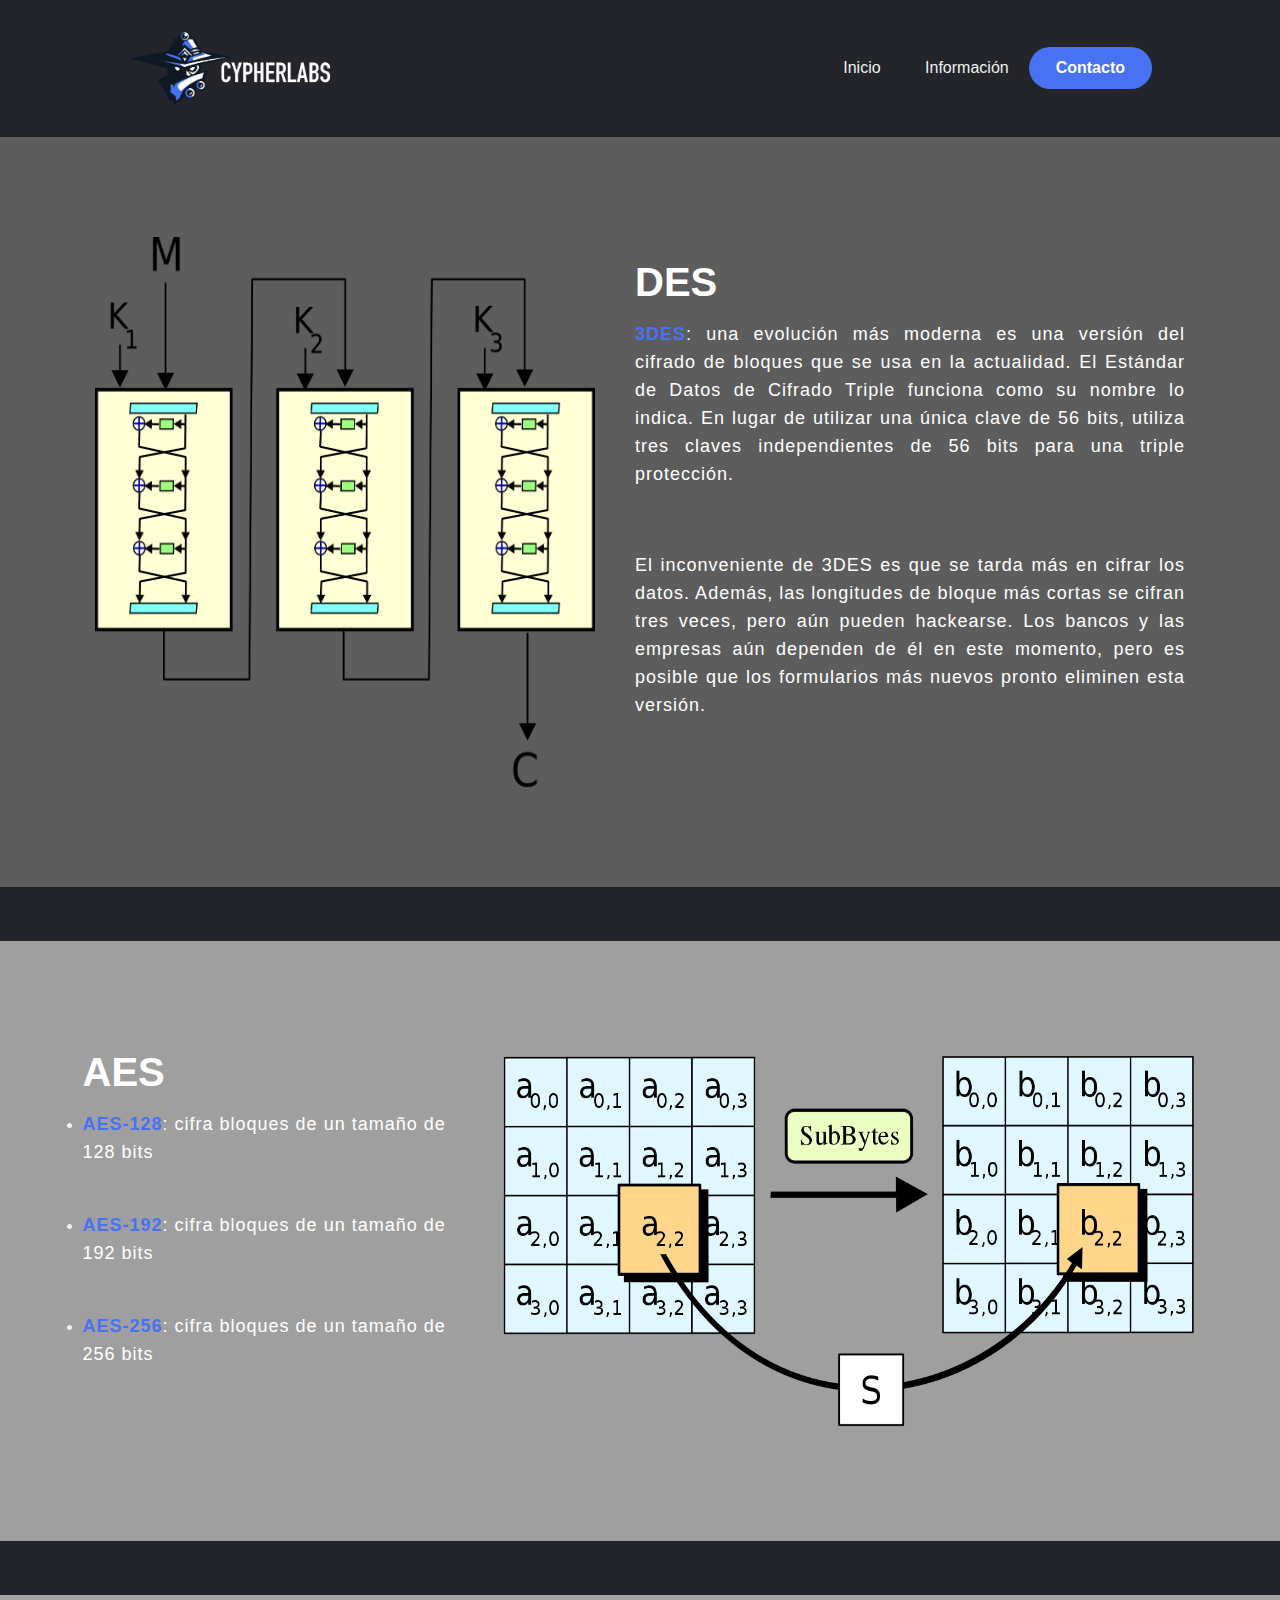
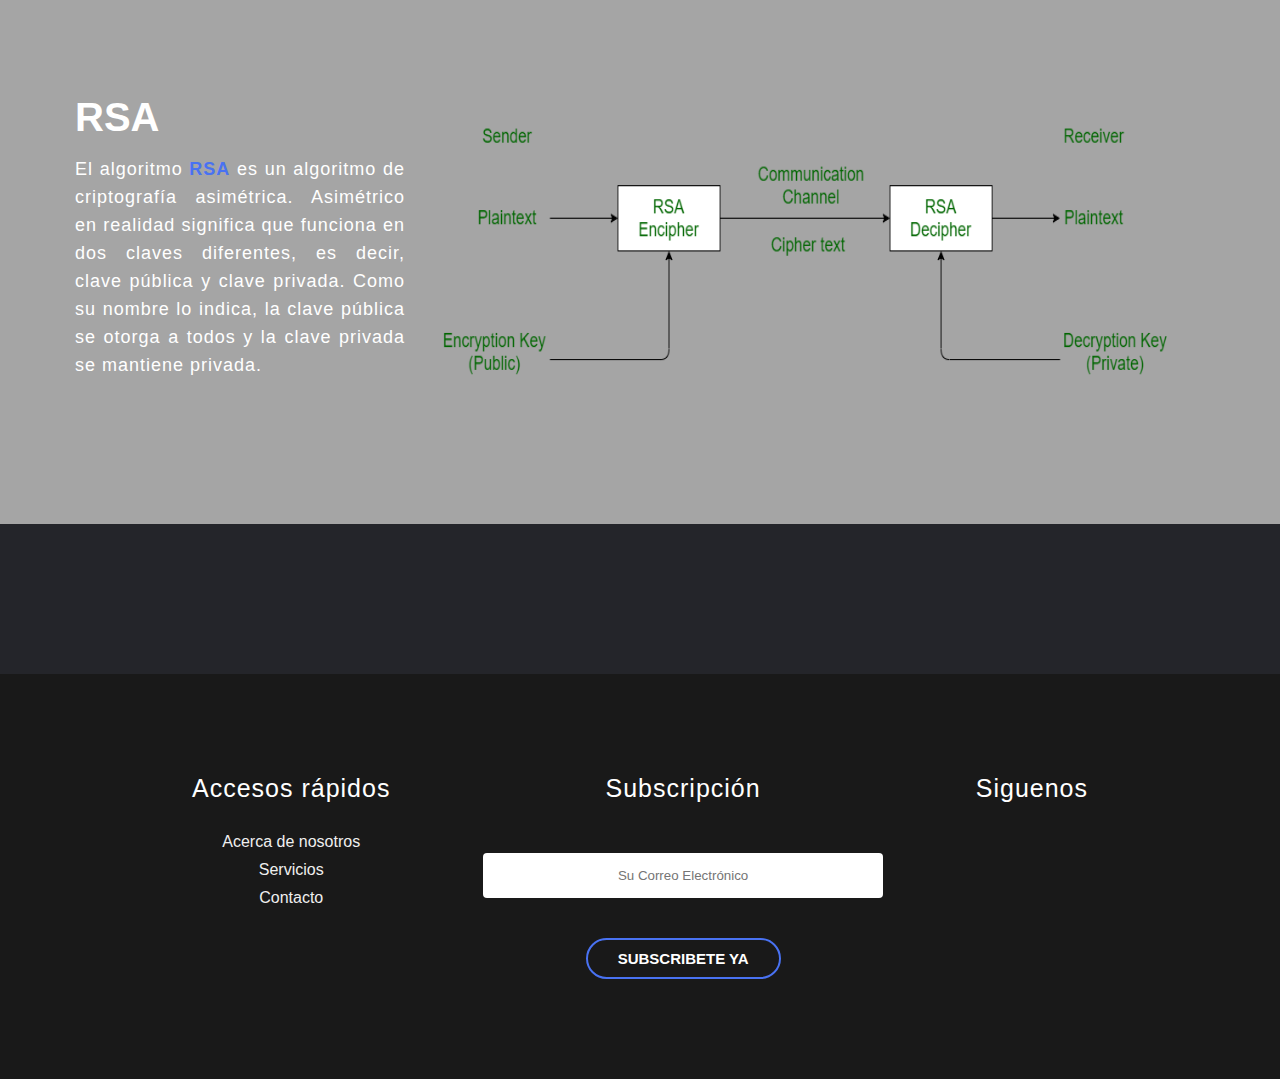
<file: cifrados.html>
<!DOCTYPE html>
<html>
    <head>
        <meta charset="UTF-8">
        <title>Cifrados y Tipos de Cifrados</title>
        <link rel="stylesheet" type="text/css" href="css/estilosP1.css">
  		<link rel="stylesheet" href="https://cdnjs.cloudflare.com/ajax/libs/font-awesome/5.15.3/css/all.min.css" integrity="sha512-iBBXm8fW90+nuLcSKlbmrPcLa0OT92xO1BIsZ+ywDWZCvqsWgccV3gFoRBv0z+8dLJgyAHIhR35VZc2oM/gI1w==" crossorigin="anonymous" referrerpolicy="no-referrer" />
    </head>
    <body>
			<header>
				<img class="logo" src="img/logo.png" alt="logo">
					<nav>
						<ul class="nav__links">
							<li id="split"><a href="index.html">Inicio</a></li>
							<li id="split"><a href="info.html">Información</a></li>
						</ul>
					</nav>
					<a class="btn" href="contact.html">Contacto</a>
					
			</header>
            <section class="tipos1">
                <div class="main">
                    <img src="img/3des.png">
                    <div class="tipos1-text">
                        <h2 id="meth1">DES</h2>
                        <p class="clavesp"><b>3DES</b>: una evolución más moderna es una versión del cifrado de bloques que se usa en la actualidad.
                             El Estándar de Datos de Cifrado Triple funciona como su nombre lo indica. En lugar de utilizar una única clave de 56 bits,
                              utiliza tres claves independientes de 56 bits para una triple protección.</p><br>
                        <p class="clavesp">El inconveniente de 3DES es que se tarda más en cifrar los datos. 
                            Además, las longitudes de bloque más cortas se cifran tres veces, pero aún pueden hackearse. 
                            Los bancos y las empresas aún dependen de él en este momento, pero es posible que los formularios 
                            más nuevos pronto eliminen esta versión.</p>
                        
                    </div>
                </div>
            </section>
            <br>
            <br>
            <br>
            <section class="tipos2">
                <div class="main">
                    
                    <div class="tipos2-text">
                        <h2 id="meth1">AES</h2>
                        <ul>
                            <li><p class="clavesp"><b>AES-128</b>: cifra bloques de un tamaño de 128 bits</p></li>
                            <li><p class="clavesp"><b>AES-192</b>: cifra bloques de un tamaño de 192 bits</p></li>
                            <li><p class="clavesp"><b>AES-256</b>: cifra bloques de un tamaño de 256 bits</p><br></li>
                        </ul>
                    </div>      
                    <img src="img/aes.png">
                </div>
            </section>
            <br>
            <br>
            <br>
    
            <section class="tipos3">
                <div class="main">
             
                    <div class="tipos3-text">
                        <h2 id="meth1">RSA</h2>
                        <p class="clavesp">El algoritmo <b>RSA</b> es un algoritmo de criptografía asimétrica. 
                            Asimétrico en realidad significa que funciona en dos claves diferentes, es decir, clave pública y clave privada. 
                            Como su nombre lo indica, la clave pública se otorga a todos y la clave privada se mantiene privada.</p>
                    </div>
                    <img src="img/rsa.png">
                </div>
            </section>
        <div class="footer">
            <div class="col-1">
                <h3 >Accesos rápidos</h3>
                <a href="sobre.html">Acerca de nosotros</a>
                <a href="#">Servicios</a>
                <a href="contact.html">Contacto</a>
            </div>
            <div class="col-2">
                <h3>Subscripción</h3>
                <form>
                    <input type="email" placeholder="Su Correo Electrónico" required><br>
                    <button type="submit">SUBSCRIBETE YA</button>
                </form>
            </div>
            <div class="col-3">
                <h3 >Siguenos</h3>
                <div class="social">
                    <i class="fab fa-facebook"></i>
                    <i class="fab fa-twitter"></i>
                    <i class="fab fa-instagram"></i>
                </div>
            </div>
    </body>
</html>
</file>
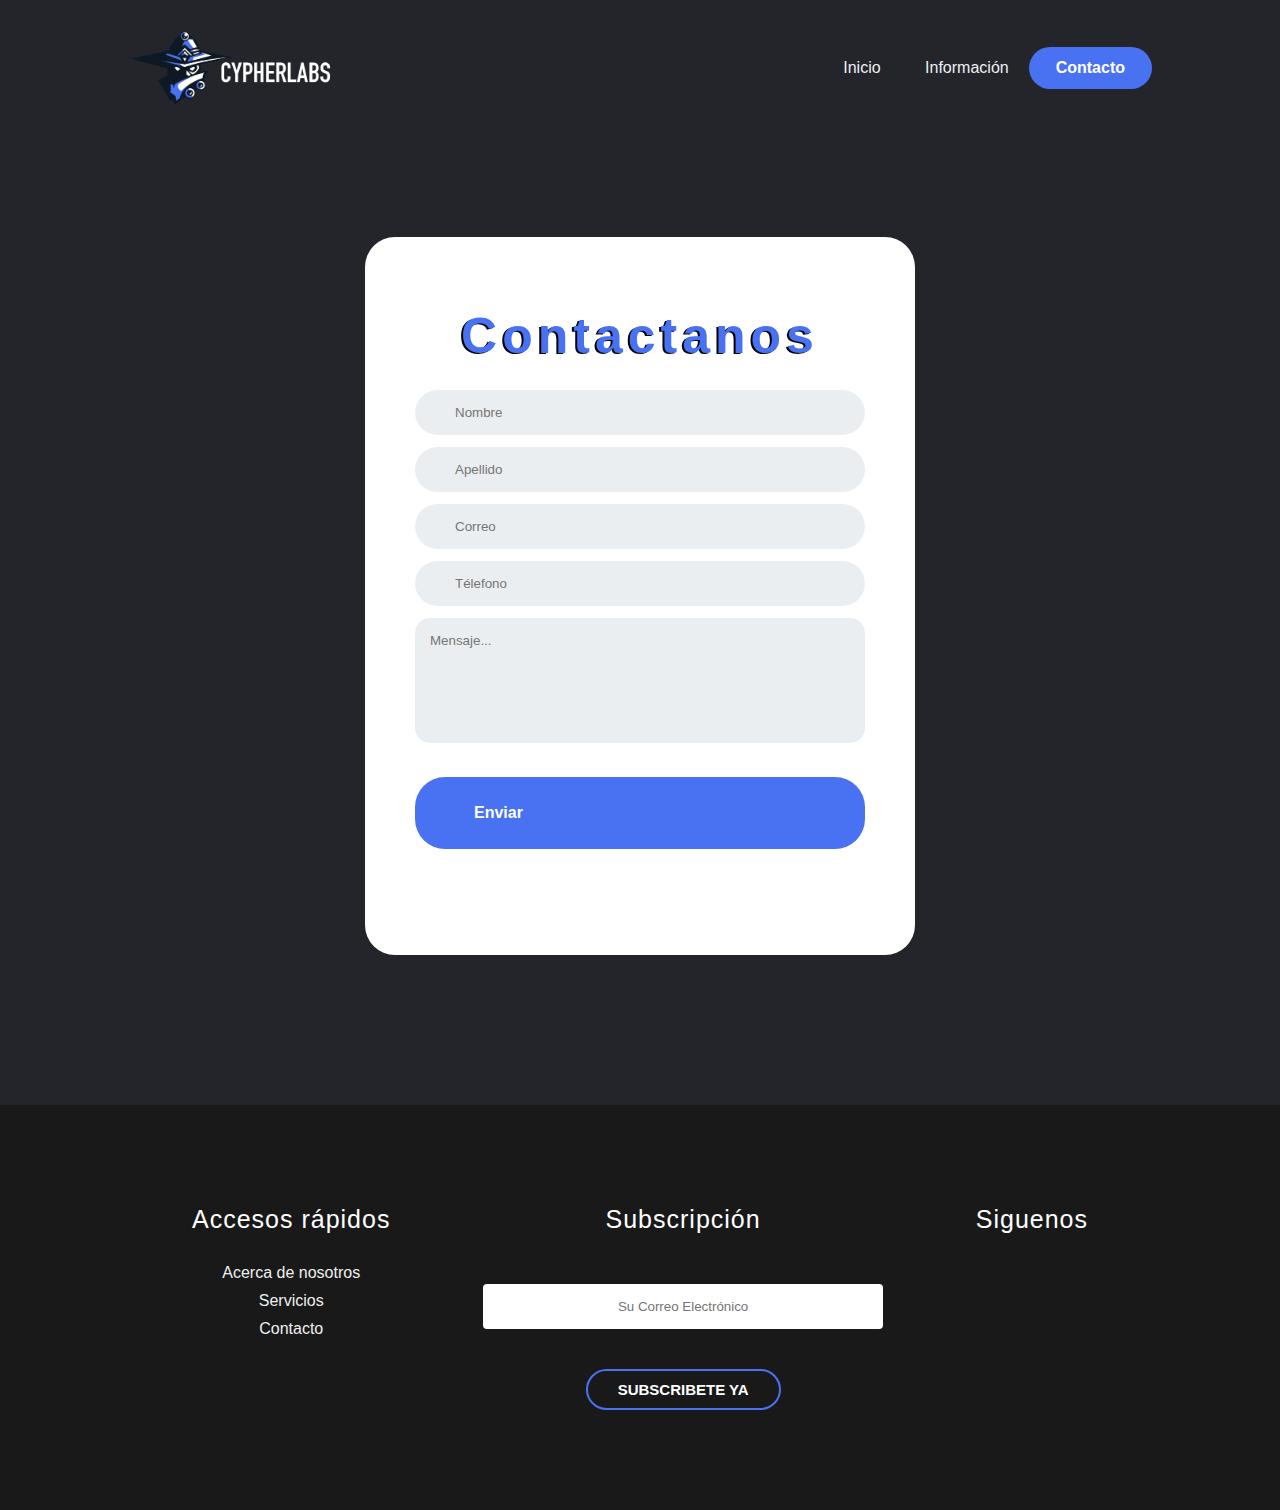
<file: contact.html>
<!DOCTYPE html>
<html>
    <head>
        <meta charset="UTF-8">
        <title>Cifrados y Tipos de Cifrados</title>
        <link rel="stylesheet" type="text/css" href="css/estilosP1.css">
  		<link rel="stylesheet" href="https://cdnjs.cloudflare.com/ajax/libs/font-awesome/5.15.3/css/all.min.css" integrity="sha512-iBBXm8fW90+nuLcSKlbmrPcLa0OT92xO1BIsZ+ywDWZCvqsWgccV3gFoRBv0z+8dLJgyAHIhR35VZc2oM/gI1w==" crossorigin="anonymous" referrerpolicy="no-referrer" />
    </head>
    <body>
			<header>
				<img class="logo" src="img/logo.png" alt="logo">
					<nav>
						<ul class="nav__links">
							<li id="split"><a href="index.html">Inicio</a></li>
							<li id="split"><a href="info.html">Información</a></li>
						</ul>
					</nav>
					<a class="btn" href="contact.html">Contacto</a>
			</header>
            <div class="contact-us">
                <div class="title">
                  <h1>Contactanos</h1>
                </div>
                <div class="form">
                  <div class="form-items">
                    <input type="text" class="input" placeholder="Nombre" >
                    <i class="fas fa-user"></i>
                  </div>
                  <div class="form-items">
                    <input type="text" class="input" placeholder="Apellido" >
                    <i class="fas fa-user"></i>
                  </div>
                  
                  <div class="form-items">
                    <input type="email" class="input" placeholder="Correo" >
                    <i class="fas fa-envelope"></i>
                  </div>
                  <div class="form-items">
                    <input type="tel" class="input" placeholder="Télefono" >
                    <i class="fas fa-phone"></i>
                  </div>
                  <div class="form-items">
                    <textarea class="input message" cols="30" rows="10" placeholder="Mensaje..." ></textarea>
                  </div>
                  <div class="btn">
                    <button type="submit">Enviar</button>
                  </div>
                </div>
                <div class="social">
                    <div style="text-align: center;" class="social">
                        <i class="fab fa-facebook"></i>
                        <i class="fab fa-twitter"></i>
                        <i class="fab fa-instagram"></i>
                    </div>
                </div>
            </div>
            
            <div class="footer">
                <div class="col-1">
                    <h3 >Accesos rápidos</h3>
                    <a href="sobre.html">Acerca de nosotros</a>
                    <a href="#">Servicios</a>
                    <a href="contact.html">Contacto</a>
                </div>
                <div class="col-2">
                    <h3>Subscripción</h3>
                    <form>
                        <input type="email" placeholder="Su Correo Electrónico" required><br>
                        <button type="submit">SUBSCRIBETE YA</button>
                    </form>
                </div>
                <div class="col-3">
                    <h3 >Siguenos</h3>
                    <div class="social">
                        <i class="fab fa-facebook"></i>
                        <i class="fab fa-twitter"></i>
                        <i class="fab fa-instagram"></i>
                    </div>
                </div>
                
        
            </div>
    </body>
</html>
</file>
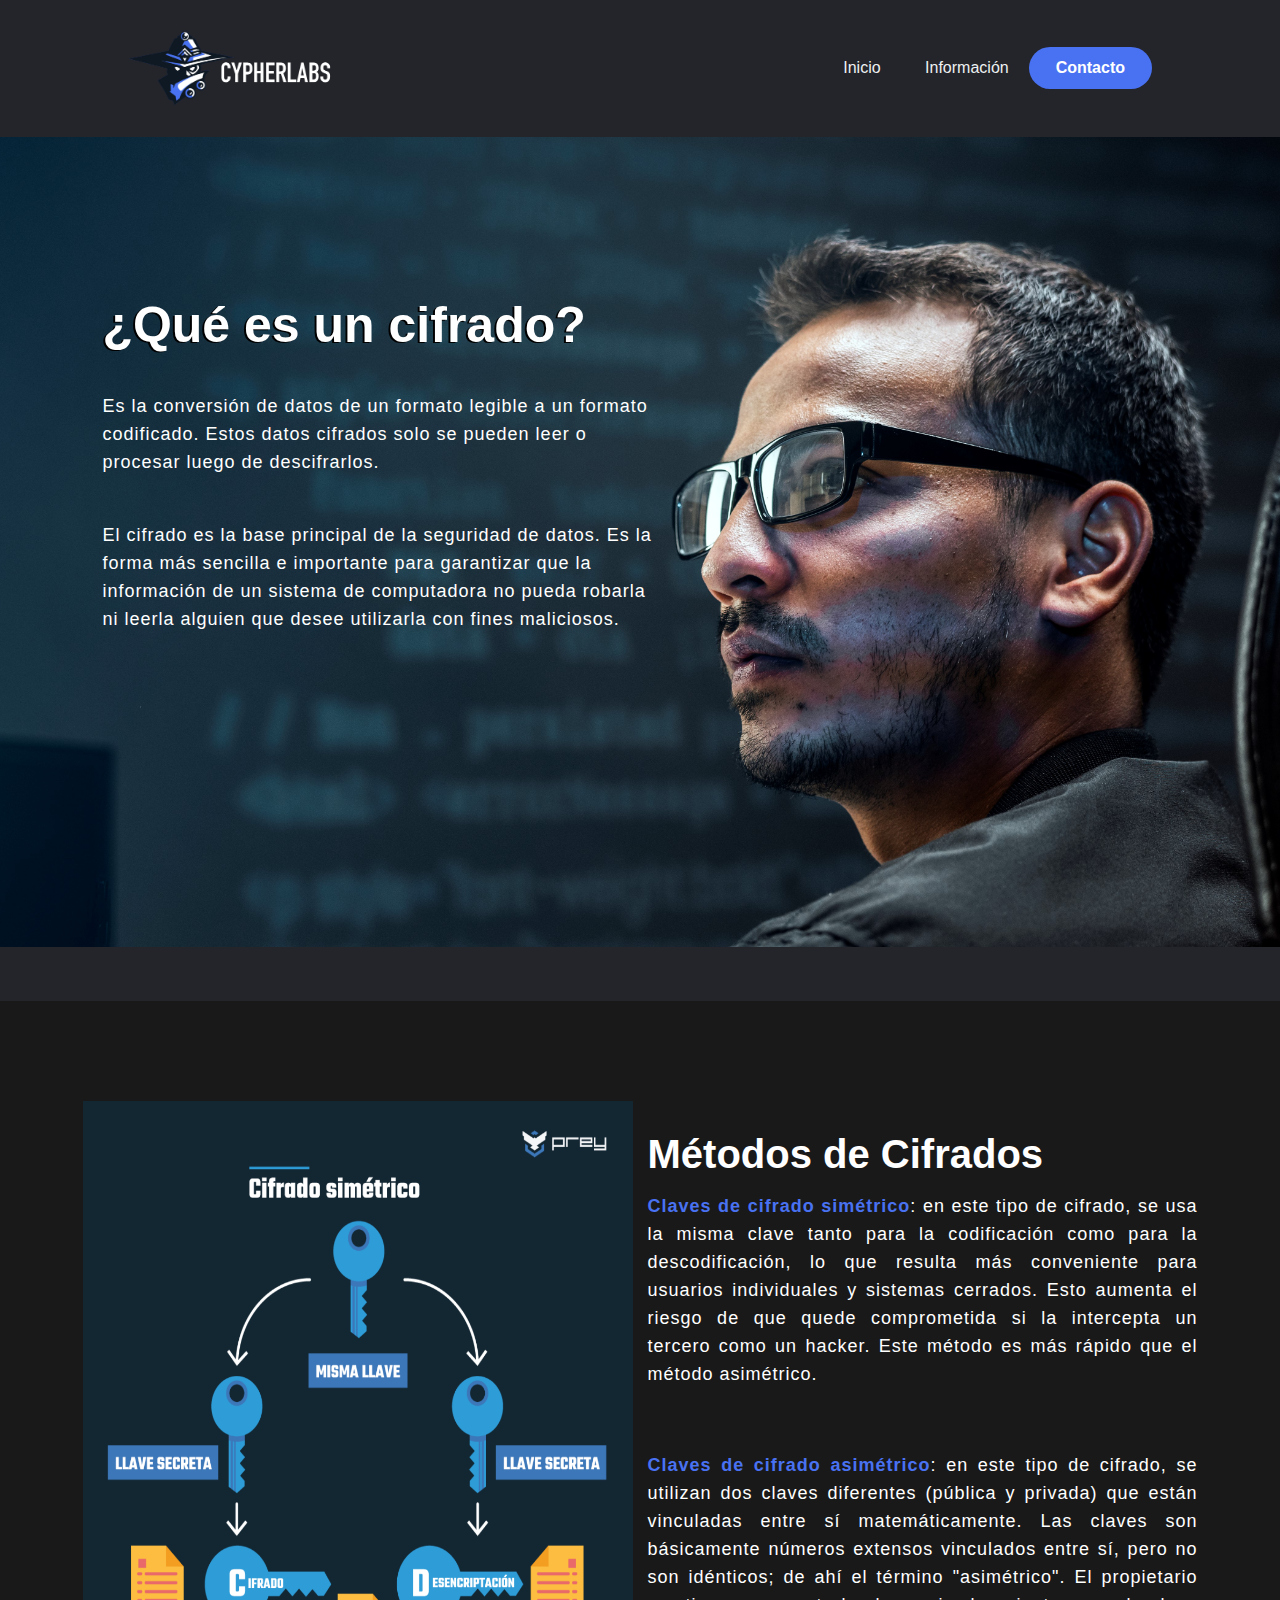
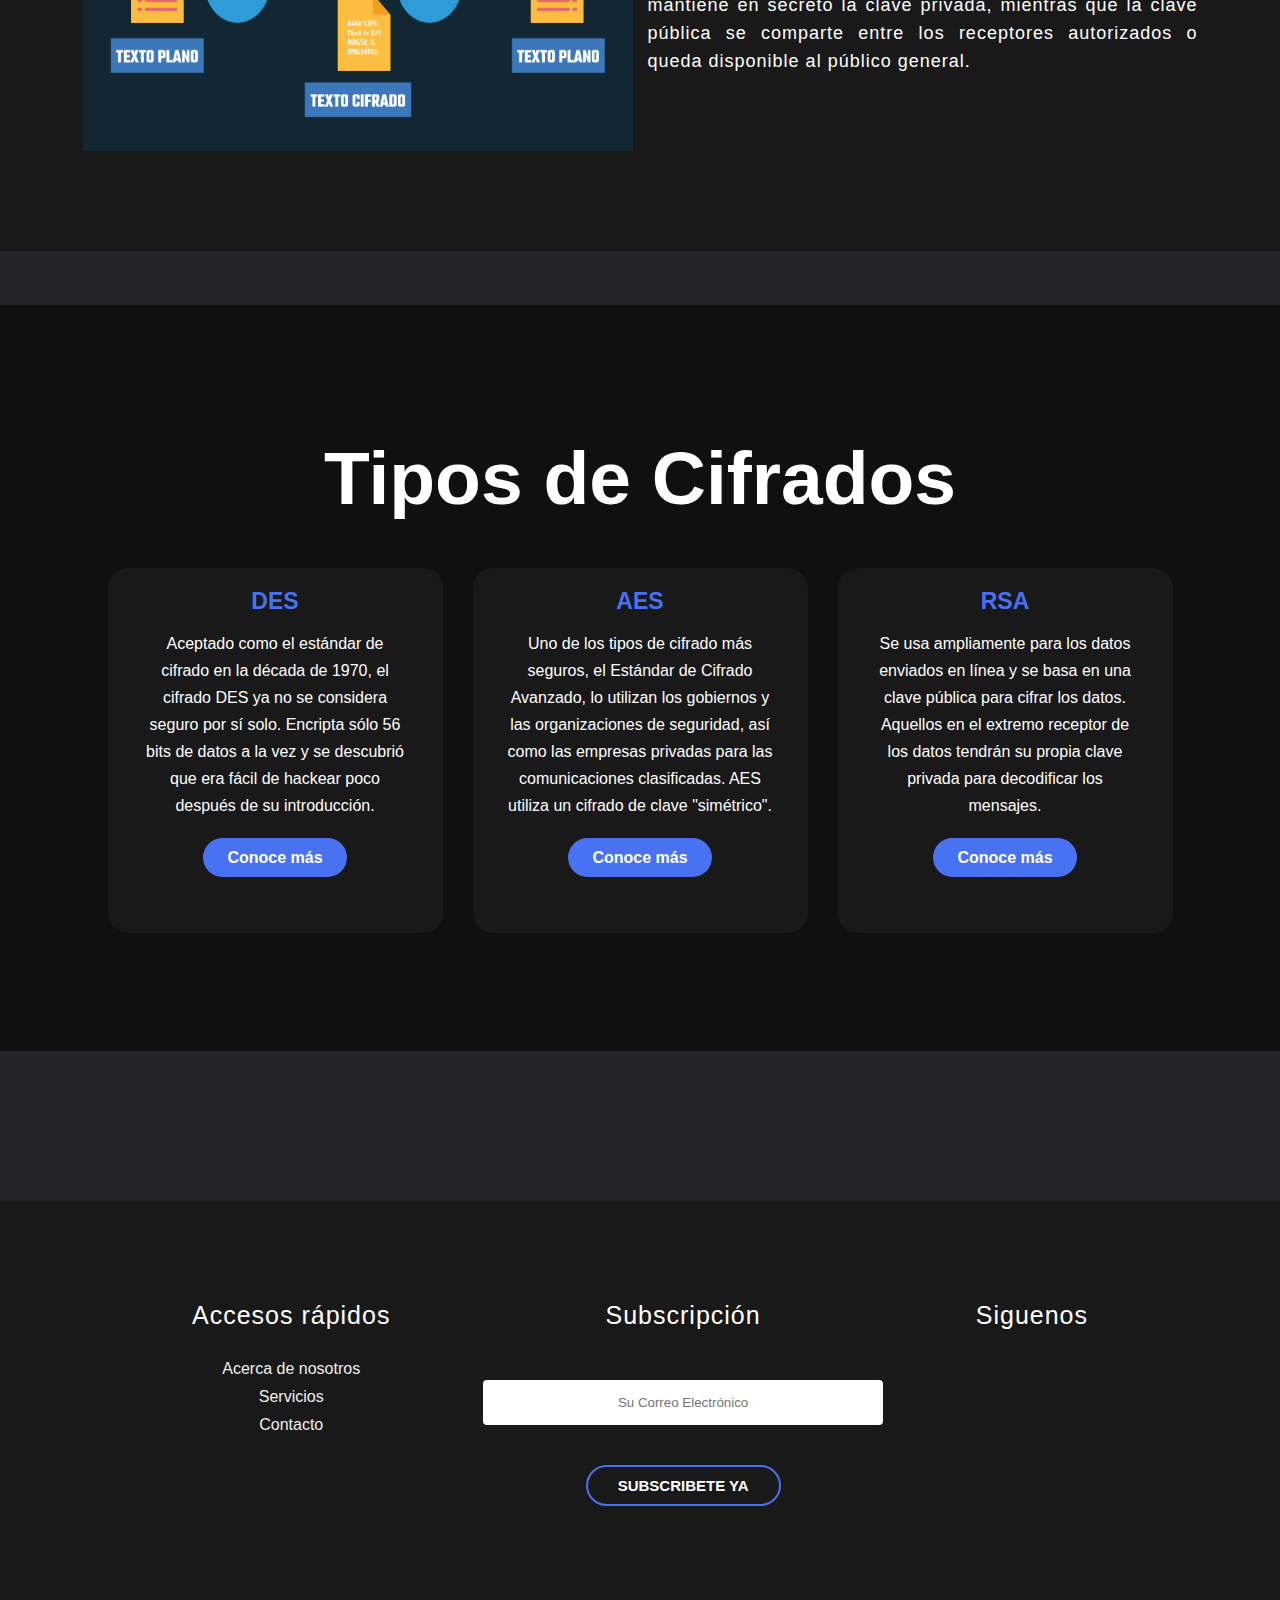
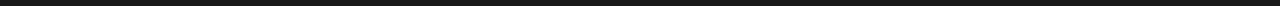
<file: info.html>
<!DOCTYPE html>
<html>
    <head>
        <meta charset="UTF-8">
        <title>Cifrados y Tipos de Cifrados</title>
        <link rel="stylesheet" type="text/css" href="css/estilosP1.css">
  		<link rel="stylesheet" href="https://cdnjs.cloudflare.com/ajax/libs/font-awesome/5.15.3/css/all.min.css" integrity="sha512-iBBXm8fW90+nuLcSKlbmrPcLa0OT92xO1BIsZ+ywDWZCvqsWgccV3gFoRBv0z+8dLJgyAHIhR35VZc2oM/gI1w==" crossorigin="anonymous" referrerpolicy="no-referrer" />
    </head>
    <body>
			<header>
				<img class="logo" src="img/logo.png" alt="logo">
					<nav>
						<ul class="nav__links">
							<li id="split"><a href="index.html">Inicio</a></li>
							<li id="split"><a href="info.html">Información</a></li>
						</ul>
					</nav>
					<a class="btn" href="contact.html">Contacto</a>
					
			</header>
		<div class="contenido1">	
			<div class="content">
				<br>
				<br>
				<br>
				<h1>¿Qué es un cifrado?</h1>
				<br>
				
				<p style="text-align: left;">Es la conversión de datos de un formato legible a un formato codificado. Estos datos cifrados solo se pueden leer o procesar luego de descifrarlos.</p>
				
				<p style="text-align: left;">El cifrado es la base principal de la seguridad de datos. Es la forma más sencilla e importante para garantizar que la información de un sistema de 
					computadora no pueda robarla ni leerla alguien que desee utilizarla con fines maliciosos.</p>
				
			</div>
		</div>
        <br>
        <br>
        <br>
        <section class="metodos">
            <div class="main">
                <img src="img/foto5.png">
                <div class="metodos-text">
                    <h2 id="meth1">Métodos de Cifrados</h2>
                    <p class="clavesp"><b>Claves de cifrado simétrico</b>: en este tipo de cifrado, se usa la misma clave tanto para la codificación como para la descodificación, lo que resulta más conveniente 
                        para usuarios individuales y sistemas cerrados. Esto aumenta el riesgo de que quede comprometida si la intercepta un tercero como un hacker. 
                        Este método es más rápido que el método asimétrico.</p><br>
                    <p class="clavesp"><b>Claves de cifrado asimétrico</b>: en este tipo de cifrado, se utilizan dos claves diferentes (pública y privada) 
                            que están vinculadas entre sí matemáticamente. Las claves son básicamente números extensos vinculados entre sí, 
                            pero no son idénticos; de ahí el término "asimétrico". El propietario mantiene en secreto la clave privada,
                             mientras que la clave pública se comparte entre los receptores autorizados o queda disponible al público general.</p>
                    
                </div>
            </div>
        </section>
       <br>
       <br>
       <br>

	<div class="tipos">
		<div class="title">
			<h2>Tipos de Cifrados</h2>
		</div>

		<div class="box">
			<div class="card">
				<h5><b>DES</b></h5>
				<div class="pra">
					<p>Aceptado como el estándar de cifrado en la década de 1970, el cifrado DES ya no se considera seguro por sí solo. Encripta sólo 56 bits de datos a la vez y se descubrió que era fácil de hackear poco después de su introducción.</p>
					<p style="text-align: center;">
						<a class="button" href="cifrados.html">Conoce más</a>
					</p>
				</div>
			</div>

			<div class="card">
				<h5><b>AES</b></h5>
				<div class="pra">
					<p>Uno de los tipos de cifrado más seguros, el Estándar de Cifrado Avanzado, lo utilizan los gobiernos y las organizaciones de seguridad, así como las empresas privadas para las comunicaciones clasificadas. AES utiliza un cifrado de clave "simétrico".</p>

					<p style="text-align: center;">
						<a class="button" href="cifrados.html">Conoce más</a>
					</p>
				</div>
			</div>

			<div class="card">
				<h5><b>RSA</b></h5>
				<div class="pra">
					<p>Se usa ampliamente para los datos enviados en línea y se basa en una clave pública para cifrar los datos. Aquellos en el extremo receptor de los datos tendrán su propia clave privada para decodificar los mensajes.</p>
					<p style="text-align: center;">
						<a class="button" href="cifrados.html">Conoce más</a>
					</p>
				</div>
			</div>
		</div>
	</div>

	<div class="footer">
		<div class="col-1">
			<h3 >Accesos rápidos</h3>
			<a href="sobre.html">Acerca de nosotros</a>
			<a href="#">Servicios</a>
			<a href="contact.html">Contacto</a>
		</div>
		<div class="col-2">
			<h3>Subscripción</h3>
			<form>
				<input type="email" placeholder="Su Correo Electrónico" required><br>
				<button type="submit">SUBSCRIBETE YA</button>
			</form>
		</div>
		<div class="col-3">
			<h3 >Siguenos</h3>
			<div class="social">
				<i class="fab fa-facebook"></i>
				<i class="fab fa-twitter"></i>
				<i class="fab fa-instagram"></i>
			</div>
		</div>
		

	</div>
    </body>
</html>
</file>
<file: css/estilosP1.css>
*{
    box-sizing: border-box;
    margin: 0;
    padding: 0;
    font-family: 'Poppins', sans-serif;
}

body{
   background-color: #24252A;
}
.contenido{
	height: 90vh;
	width: 100%;
	background-image: url(../img/foto1.jpg);
	background-size: cover;
	background-position: center;
  
}
.contenido1{
	height: 90vh;
	width: 100%;
	background-image: url(../img/foto3.jpg);
	background-size: cover;
	background-position: center;
  
}

li, a, button{
    
    font-weight: 500;
    font-size: 16px;
    color: #edf0f1;
    text-decoration: none;
}
 header{
    display: flex;
    justify-content: flex-end;
    align-items: center;
    padding: 30px 10%;
 }

 .logo{
    cursor: pointer;
    margin-right: auto;
 }

 .nav__links{
    list-style: none;
 }

 .nav__links li{
    display: inline-block;
    padding: 0px 20px;
 }

 .nav__links li a{
    transition: all 0.3s ease 0s;
 }

 .nav__links li a:hover{
    color: #5E80EB;
 }
 .btn{
	background-color:#4972F2;
	color: white;
	text-decoration: none;
	border: 2px solid transparent;
	font-weight: bold;
	padding: 10px 25px;
	border-radius: 30px;
	transition: transform .4s; 
   
}
.btn:hover{
	transform: scale(1.2);
}
 button{
	background-color:#4972F2;
	color: white;
	text-decoration: none;
	border: 2px solid transparent;
	font-weight: bold;
	padding: 13px 30px;
	border-radius: 30px;
	transition: .4s; 
   
}
button:hover{
	background-color: transparent;
	border: 2px solid #4972F2;
	cursor: pointer;
}

 img{
    width: 20%;
    height: 20%;
 }

 .content{
	position: absolute;
	top: 50%;
	left:8%;
	transform: translateY(-50%);
   	width: 550px;
}
h1{
	color: white;
   text-shadow: -2px 1px black;
	margin: 20px 0px 20px;
	font-size: 50px;
   
}
h3{
	color: white;
	font-size: 25px;
	margin-bottom: 50px;
}
h4{
	color: #4972F2;
	letter-spacing: 2px;
	font-size: 30px;
}

.metodos{
	width: 100%;
	padding: 100px 0px;
	background-color: #191919;
}
.metodos img{
	height: 650px;
	width: 550px;
}
.metodos-text{
	width: 550px;
	text-align: justify;
}
.main{
	width: 1130px;
	max-width: 95%;
	margin: 0 auto;
	display: flex;
	align-items: center;
	justify-content: space-around;
}


.content p{
   color: white;
	letter-spacing: 1px;
	line-height: 28px;
	font-size: 18px;
	margin-bottom: 45px;
   
}

.tipos{
	background: #101010;
	width: 100%;
	padding: 100px 0px;
}
.title h2{
	color: white;
	font-size: 75px;
	width: 1130px;
	margin: 30px auto;
	text-align: center;
}
.box{
	display: flex;
	justify-content: center;
	align-items: center;
	min-height: 400px;
}
.card{
	height: 365px;
	width: 335px;
	padding: 20px 35px;
	background: #191919;
	border-radius: 20px;
	margin: 15px;
	position: relative;
	overflow: hidden;
	text-align: center;
}

h5{
	color: white;
	font-size: 23px;
	margin-bottom: 15px;
}
.pra p{
	color: white;;
	font-size: 16px;
	line-height: 27px;
	margin-bottom: 25px;
}
.card .button{
	background-color:#4972F2;
	color: white;
	text-decoration: none;
	border: 2px solid transparent;
	font-weight: bold;
	padding: 9px 22px;
	border-radius: 30px;
	transition: .4s; 
}
.card .button:hover{
	background-color: transparent;
	border: 2px solid #4972F2;
	cursor: pointer;
}

.footer{
   margin-top: 150px;
   width: 100%;
   padding: 100px 15%;
   background: #191919;
   color: #efefef;
   display: flex;
}

.footer div{
   text-align: center;
}

.col-2{
   flex-grow: 2;
}

.footer div h3{
   font-weight: 300;
   margin-bottom: 30px;
   letter-spacing: 1px;
}

.col-1 a{
   display: block;
   text-decoration: none;
   color: #efefef;
   margin-bottom: 10px;
}

form input{
   width: 400px;
   height: 45px;
   border-radius: 4px;
   text-align: center;
   margin-top: 20px;
   margin-bottom: 40px;
   outline: none;
   border:none;
}

form button{
   background: transparent;
   border: 2px solid #4972F2;
   color: #fff;
   border-radius: 30px;
   padding: 10px 30px;
   font-size: 15px;
   cursor: pointer;
}

.social{
   margin-top: 30px;
}
.social i{
   font-size: 22px;
   margin:10px;
   cursor:pointer;
}

#fh3{
   size: 14px;
}

.tab {
   display: inline-block;
   margin-left: 120px;
}

#meth1{
   color: white;
	font-size: 40px;
	margin-bottom: 15px;
}

.clavesp{
   color: white;
	letter-spacing: 1px;
	line-height: 28px;
	font-size: 18px;
	margin-bottom: 45px;
   
}

b{
   color: #4972F2;
}

.tipos{
	width: 100%;
	padding: 100px 0px;
	background-color: #101010;
}
.tipos1{
	width: 100%;
	padding: 100px 0px;
	background-color: #5d5d5d;
}
.tipos1 img{
	height: 550px;
	width: 500px;
}
.tipos1-text{
	width: 550px;
	text-align: justify;
	
}

.tipos2{
	width: 100%;
	padding: 100px 0px;
	background-color: #9f9f9f;
}
.tipos2 img{
	height: 400px;
	width: 700px;
   
}
.tipos2-text li{
	width: 400px;
	
  
}

.tipos3{
	width: 100%;
	padding: 100px 0px;
	background-color: #a5a5a5;
}
.tipos3 img{
	height: 300px;
	width: 800px;
   
}
.tipos3-text{
	width: 400px;
	text-align: justify;
}

.mision{
	width: 100%;
	padding: 100px 0px;
	
}
.mision img{
	height: 600px;
	width: 500px;
   border: 1px solid black;
   
}
.mision-text{
	text-align: justify;
	width: 400px;
  
}

.contact-us{
   width: 550px;
   background: #fff;
   padding: 50px;
   margin: 100px auto;
   border-radius: 30px;
   position: relative;
 }
 
 .title h1{
   color: #4972F2;
   letter-spacing: 5px;
   margin-bottom: 25px;
   text-align: center;
 }
 
 .form,
 .form-items{
   width: 100%;
 }
 
 .form-items .input{
   width: 100%;
   margin-bottom: 12px;
   padding: 15px 40px;
   box-sizing: border-box;
   background: #ebeef1;
   border: 0px;
   outline: none;
   border-radius: 30px;
 }
 
 .form-items .input.message{
   height: 125px;
   border-radius: 15px;
   margin-bottom: 30px;
   padding: 15px 15px;
   resize: none;
 }
 .btn .fas{
   margin-left: 10px;
   font-size: 12px;
 }
 
 .form-items{
   position: relative;
 }
 
 .form-items .fas{
   position: absolute;
   top: 15px;
   left: 15px;
   color: #9a99aa;
 }
</file>
